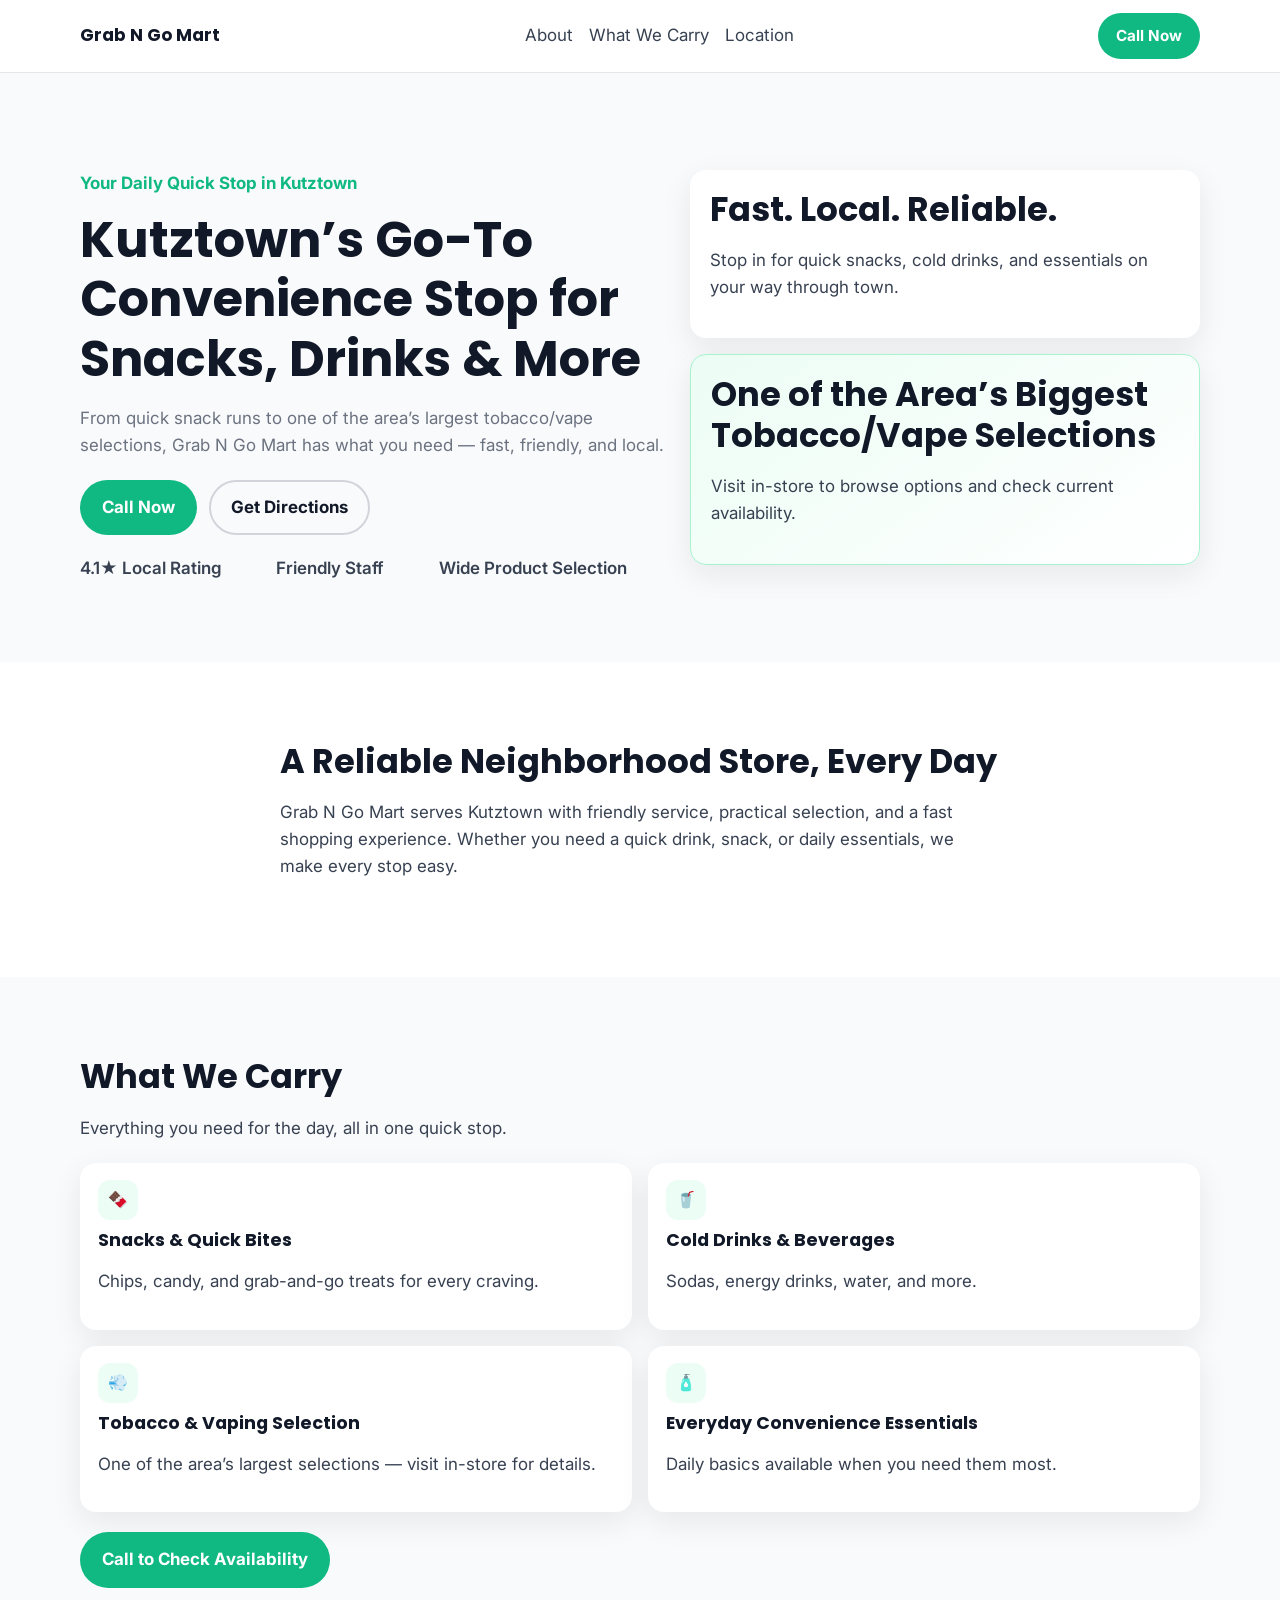
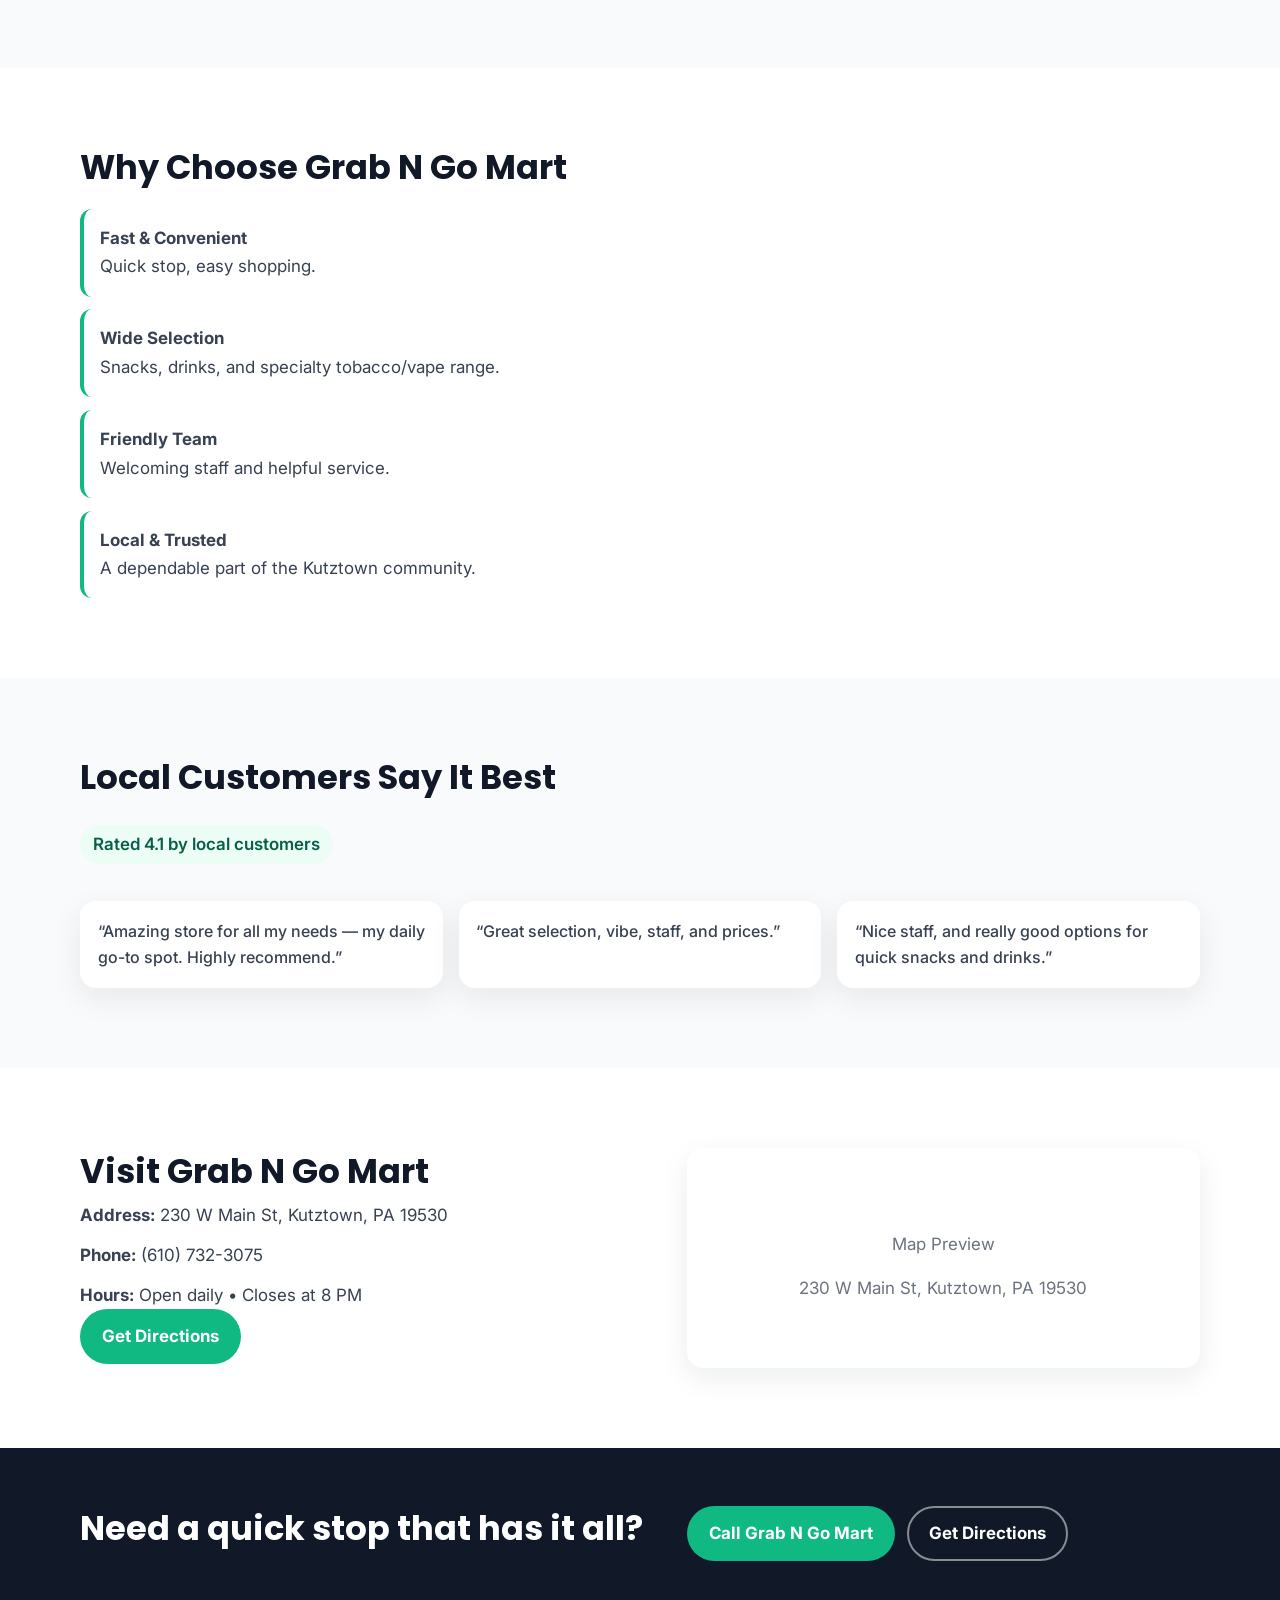
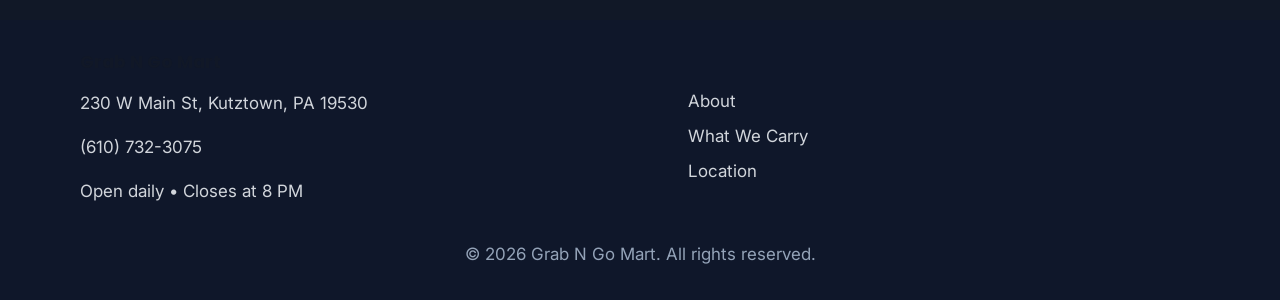
<file: grab-n-go-mart-site/index.html>
<!DOCTYPE html>
<html lang="en">
<head>
  <meta charset="UTF-8" />
  <meta name="viewport" content="width=device-width, initial-scale=1.0" />
  <title>Grab N Go Mart | Convenience Store in Kutztown, PA</title>
  <meta
    name="description"
    content="Grab N Go Mart is your quick stop in Kutztown, PA for snacks, cold drinks, everyday essentials, and one of the area's largest tobacco and vaping selections. Visit us at 230 W Main St or call (610) 732-3075."
  />
  <meta name="theme-color" content="#111827" />
  <link rel="preconnect" href="https://fonts.googleapis.com" />
  <link rel="preconnect" href="https://fonts.gstatic.com" crossorigin />
  <link
    href="https://fonts.googleapis.com/css2?family=Inter:wght@400;500;600;700&family=Poppins:wght@600;700;800&display=swap"
    rel="stylesheet"
  />
  <link rel="stylesheet" href="styles.css" />
  <script type="application/ld+json">
    {
      "@context": "https://schema.org",
      "@type": "ConvenienceStore",
      "name": "Grab N Go Mart",
      "telephone": "+1-610-732-3075",
      "address": {
        "@type": "PostalAddress",
        "streetAddress": "230 W Main St",
        "addressLocality": "Kutztown",
        "addressRegion": "PA",
        "postalCode": "19530",
        "addressCountry": "US"
      },
      "openingHoursSpecification": [
        {
          "@type": "OpeningHoursSpecification",
          "dayOfWeek": [
            "Monday",
            "Tuesday",
            "Wednesday",
            "Thursday",
            "Friday",
            "Saturday",
            "Sunday"
          ],
          "opens": "08:00",
          "closes": "20:00"
        }
      ],
      "aggregateRating": {
        "@type": "AggregateRating",
        "ratingValue": 4.1,
        "reviewCount": 16,
        "bestRating": 5,
        "worstRating": 1
      }
    }
  </script>
</head>
<body>
  <header class="site-header">
    <div class="container nav-wrap">
      <a class="brand" href="#top" aria-label="Grab N Go Mart home">Grab N Go Mart</a>
      <nav class="main-nav" aria-label="Primary">
        <a href="#about">About</a>
        <a href="#products">What We Carry</a>
        <a href="#location">Location</a>
      </nav>
      <a class="btn btn-sm" href="tel:+16107323075">Call Now</a>
    </div>
  </header>

  <main id="top">
    <section class="hero section">
      <div class="container hero-grid">
        <div class="hero-copy">
          <p class="eyebrow">Your Daily Quick Stop in Kutztown</p>
          <h1>Kutztown’s Go-To Convenience Stop for Snacks, Drinks &amp; More</h1>
          <p class="lead">
            From quick snack runs to one of the area’s largest tobacco/vape selections, Grab N Go Mart has what you need — fast, friendly, and local.
          </p>
          <div class="hero-actions">
            <a class="btn" href="tel:+16107323075">Call Now</a>
            <a class="btn btn-ghost" href="https://maps.google.com/?q=230+W+Main+St,+Kutztown,+PA+19530" target="_blank" rel="noopener noreferrer">Get Directions</a>
          </div>
          <ul class="trust-row" aria-label="Trust highlights">
            <li>4.1★ Local Rating</li>
            <li>Friendly Staff</li>
            <li>Wide Product Selection</li>
          </ul>
        </div>
        <aside class="hero-panel" aria-label="Store highlights">
          <div class="panel-card">
            <h2>Fast. Local. Reliable.</h2>
            <p>Stop in for quick snacks, cold drinks, and essentials on your way through town.</p>
          </div>
          <div class="panel-card panel-accent">
            <h2>One of the Area’s Biggest Tobacco/Vape Selections</h2>
            <p>Visit in-store to browse options and check current availability.</p>
          </div>
        </aside>
      </div>
    </section>

    <section id="about" class="section section-soft">
      <div class="container narrow">
        <h2>A Reliable Neighborhood Store, Every Day</h2>
        <p>
          Grab N Go Mart serves Kutztown with friendly service, practical selection, and a fast shopping experience.
          Whether you need a quick drink, snack, or daily essentials, we make every stop easy.
        </p>
      </div>
    </section>

    <section id="products" class="section">
      <div class="container">
        <div class="section-head">
          <h2>What We Carry</h2>
          <p>Everything you need for the day, all in one quick stop.</p>
        </div>
        <div class="cards-grid">
          <article class="card">
            <div class="icon" aria-hidden="true">🍫</div>
            <h3>Snacks &amp; Quick Bites</h3>
            <p>Chips, candy, and grab-and-go treats for every craving.</p>
          </article>
          <article class="card">
            <div class="icon" aria-hidden="true">🥤</div>
            <h3>Cold Drinks &amp; Beverages</h3>
            <p>Sodas, energy drinks, water, and more.</p>
          </article>
          <article class="card">
            <div class="icon" aria-hidden="true">💨</div>
            <h3>Tobacco &amp; Vaping Selection</h3>
            <p>One of the area’s largest selections — visit in-store for details.</p>
          </article>
          <article class="card">
            <div class="icon" aria-hidden="true">🧴</div>
            <h3>Everyday Convenience Essentials</h3>
            <p>Daily basics available when you need them most.</p>
          </article>
        </div>
        <div class="centered-action">
          <a class="btn" href="tel:+16107323075">Call to Check Availability</a>
        </div>
      </div>
    </section>

    <section class="section section-soft">
      <div class="container">
        <div class="section-head">
          <h2>Why Choose Grab N Go Mart</h2>
        </div>
        <ul class="why-list">
          <li><strong>Fast &amp; Convenient</strong><span>Quick stop, easy shopping.</span></li>
          <li><strong>Wide Selection</strong><span>Snacks, drinks, and specialty tobacco/vape range.</span></li>
          <li><strong>Friendly Team</strong><span>Welcoming staff and helpful service.</span></li>
          <li><strong>Local &amp; Trusted</strong><span>A dependable part of the Kutztown community.</span></li>
        </ul>
      </div>
    </section>

    <section class="section">
      <div class="container">
        <div class="section-head">
          <h2>Local Customers Say It Best</h2>
          <p class="badge">Rated 4.1 by local customers</p>
        </div>
        <div class="reviews-grid">
          <blockquote>
            “Amazing store for all my needs — my daily go-to spot. Highly recommend.”
          </blockquote>
          <blockquote>
            “Great selection, vibe, staff, and prices.”
          </blockquote>
          <blockquote>
            “Nice staff, and really good options for quick snacks and drinks.”
          </blockquote>
        </div>
      </div>
    </section>

    <section id="location" class="section section-soft">
      <div class="container location-grid">
        <div>
          <h2>Visit Grab N Go Mart</h2>
          <ul class="info-list">
            <li><strong>Address:</strong> 230 W Main St, Kutztown, PA 19530</li>
            <li><strong>Phone:</strong> <a href="tel:+16107323075">(610) 732-3075</a></li>
            <li><strong>Hours:</strong> Open daily • Closes at 8 PM</li>
          </ul>
          <a class="btn" href="https://maps.google.com/?q=230+W+Main+St,+Kutztown,+PA+19530" target="_blank" rel="noopener noreferrer">Get Directions</a>
        </div>
        <div class="map-placeholder" aria-label="Map placeholder for 230 W Main St, Kutztown, PA 19530">
          <p>Map Preview</p>
          <small>230 W Main St, Kutztown, PA 19530</small>
        </div>
      </div>
    </section>

    <section class="cta-band">
      <div class="container cta-band-inner">
        <h2>Need a quick stop that has it all?</h2>
        <div class="hero-actions">
          <a class="btn" href="tel:+16107323075">Call Grab N Go Mart</a>
          <a class="btn btn-ghost light" href="https://maps.google.com/?q=230+W+Main+St,+Kutztown,+PA+19530" target="_blank" rel="noopener noreferrer">Get Directions</a>
        </div>
      </div>
    </section>
  </main>

  <footer class="site-footer">
    <div class="container footer-grid">
      <div>
        <h3>Grab N Go Mart</h3>
        <p>230 W Main St, Kutztown, PA 19530</p>
        <p><a href="tel:+16107323075">(610) 732-3075</a></p>
        <p>Open daily • Closes at 8 PM</p>
      </div>
      <nav aria-label="Footer">
        <a href="#about">About</a>
        <a href="#products">What We Carry</a>
        <a href="#location">Location</a>
      </nav>
    </div>
    <p class="copyright">© <span id="year">2024</span> Grab N Go Mart. All rights reserved.</p>
  </footer>

  <div class="sticky-cta" aria-label="Quick actions">
    <a href="tel:+16107323075">Call</a>
    <a href="https://maps.google.com/?q=230+W+Main+St,+Kutztown,+PA+19530" target="_blank" rel="noopener noreferrer">Directions</a>
  </div>

  <script src="script.js"></script>
</body>
</html>
</file>
<file: grab-n-go-mart-site/styles.css>
:root {
  --primary: #111827;
  --secondary: #374151;
  --accent: #10b981;
  --bg: #f9fafb;
  --surface: #ffffff;
  --muted: #6b7280;
  --radius: 16px;
  --shadow: 0 10px 30px rgba(17, 24, 39, 0.08);
}

* {
  box-sizing: border-box;
}

html {
  scroll-behavior: smooth;
}

@media (prefers-reduced-motion: reduce) {
  html {
    scroll-behavior: auto !important;
  }

  *, *::before, *::after {
    animation: none !important;
    transition: none !important;
  }
}

body {
  margin: 0;
  font-family: "Inter", sans-serif;
  background: var(--bg);
  color: var(--secondary);
  line-height: 1.6;
}

h1, h2, h3 {
  margin: 0 0 0.6rem;
  color: var(--primary);
  font-family: "Poppins", sans-serif;
  line-height: 1.2;
}

h1 {
  font-size: clamp(1.8rem, 6vw, 3.1rem);
}

h2 {
  font-size: clamp(1.4rem, 4.5vw, 2.1rem);
}

h3 {
  font-size: 1.1rem;
}

p, li, a, small {
  font-size: clamp(1rem, 2.4vw, 1.06rem);
}

a {
  color: inherit;
  text-decoration: none;
}

a:hover,
a:focus-visible {
  text-decoration: underline;
}

.btn,
.btn:hover,
.btn:focus-visible,
.brand:hover,
.brand:focus-visible,
.sticky-cta a:hover,
.sticky-cta a:focus-visible {
  text-decoration: none;
}

.container {
  width: min(1120px, 92%);
  margin: 0 auto;
}

.section {
  padding: 4rem 0;
}

.section-soft {
  background: var(--surface);
}

.site-header {
  position: sticky;
  top: 0;
  z-index: 40;
  background: rgba(255, 255, 255, 0.95);
  backdrop-filter: blur(8px);
  border-bottom: 1px solid #e5e7eb;
}

.nav-wrap {
  display: flex;
  align-items: center;
  justify-content: space-between;
  gap: 1rem;
  min-height: 72px;
}

.brand {
  font-family: "Poppins", sans-serif;
  font-weight: 700;
  color: var(--primary);
}

.main-nav {
  display: none;
  gap: 1rem;
}

.btn {
  display: inline-flex;
  align-items: center;
  justify-content: center;
  border-radius: 999px;
  background: var(--accent);
  color: #fff;
  padding: 0.75rem 1.25rem;
  font-weight: 700;
  border: 2px solid transparent;
  transition: transform 0.2s ease, box-shadow 0.2s ease, background 0.2s ease;
}

.btn:hover,
.btn:focus-visible {
  transform: translateY(-1px);
  box-shadow: var(--shadow);
}

.btn:focus-visible {
  outline: 3px solid var(--accent);
  outline-offset: 3px;
}

.btn-ghost {
  background: transparent;
  border-color: #d1d5db;
  color: var(--primary);
}

.btn-ghost.light {
  border-color: rgba(255, 255, 255, 0.5);
  color: #fff;
}

.btn-sm {
  padding: 0.55rem 1rem;
  font-size: 0.95rem;
}

.hero {
  padding-top: 3rem;
}

.hero-grid {
  display: grid;
  gap: 1.5rem;
}

.eyebrow {
  color: var(--accent);
  font-weight: 700;
  margin-bottom: 0.8rem;
}

.lead {
  color: var(--muted);
  max-width: 62ch;
}

.hero-actions {
  display: flex;
  flex-wrap: wrap;
  gap: 0.75rem;
  margin: 1.25rem 0;
}

.trust-row {
  display: grid;
  gap: 0.5rem;
  padding: 0;
  margin: 1rem 0 0;
  list-style: none;
  color: var(--secondary);
  font-weight: 600;
}

.hero-panel {
  display: grid;
  gap: 1rem;
}

.panel-card {
  background: var(--surface);
  padding: 1.25rem;
  border-radius: var(--radius);
  box-shadow: var(--shadow);
}

.panel-accent {
  background: linear-gradient(145deg, #ecfdf5, #ffffff);
  border: 1px solid #a7f3d0;
}

.narrow {
  max-width: 720px;
}

.section-head {
  margin-bottom: 1.3rem;
}

.cards-grid,
.reviews-grid {
  display: grid;
  gap: 1rem;
}

.card,
blockquote,
.map-placeholder {
  background: var(--surface);
  border-radius: var(--radius);
  box-shadow: var(--shadow);
  padding: 1.1rem;
}

.icon {
  width: 2.5rem;
  height: 2.5rem;
  display: grid;
  place-items: center;
  border-radius: 12px;
  background: #ecfdf5;
  margin-bottom: 0.6rem;
}

.centered-action {
  margin-top: 1.25rem;
}

.why-list,
.info-list {
  list-style: none;
  padding: 0;
  margin: 0;
  display: grid;
  gap: 0.8rem;
}

.why-list li {
  display: grid;
  gap: 0.1rem;
  background: var(--surface);
  padding: 1rem;
  border-radius: 12px;
  border-left: 4px solid var(--accent);
}

.badge {
  display: inline-block;
  background: #ecfdf5;
  color: #065f46;
  padding: 0.35rem 0.8rem;
  border-radius: 999px;
  font-weight: 600;
}

blockquote {
  margin: 0;
  font-weight: 500;
}

.location-grid {
  display: grid;
  gap: 1rem;
}

.map-placeholder {
  min-height: 220px;
  display: grid;
  place-content: center;
  text-align: center;
  color: var(--muted);
}

.cta-band {
  background: var(--primary);
  color: #fff;
  padding: 2.4rem 0;
}

.cta-band h2 {
  color: #fff;
}

.cta-band-inner {
  display: grid;
  gap: 1rem;
}

.site-footer {
  background: #0f172a;
  color: #d1d5db;
  padding: 2rem 0 5rem;
}

.footer-grid {
  display: grid;
  gap: 1.25rem;
}

.footer-grid nav {
  display: grid;
  gap: 0.5rem;
}

.copyright {
  text-align: center;
  margin: 1.2rem 0 0;
  color: #94a3b8;
}

.sticky-cta {
  position: fixed;
  left: 0;
  right: 0;
  bottom: 0;
  display: grid;
  grid-template-columns: 1fr 1fr;
  background: #fff;
  border-top: 1px solid #d1d5db;
  z-index: 50;
}

.sticky-cta a {
  text-align: center;
  padding: 0.9rem;
  font-weight: 700;
  color: var(--primary);
}

.sticky-cta a:first-child {
  background: var(--accent);
  color: #fff;
}

@media (min-width: 760px) {
  .section {
    padding: 5rem 0;
  }

  .main-nav {
    display: flex;
  }

  .hero-grid,
  .location-grid,
  .cta-band-inner,
  .footer-grid {
    grid-template-columns: 1.15fr 1fr;
    align-items: center;
  }

  .cards-grid {
    grid-template-columns: repeat(2, minmax(0, 1fr));
  }

  .reviews-grid {
    grid-template-columns: repeat(3, minmax(0, 1fr));
  }

  .trust-row {
    grid-template-columns: repeat(3, auto);
    gap: 1rem;
  }

  .site-footer {
    padding-bottom: 2rem;
  }

  .sticky-cta {
    display: none;
  }
}
</file>
